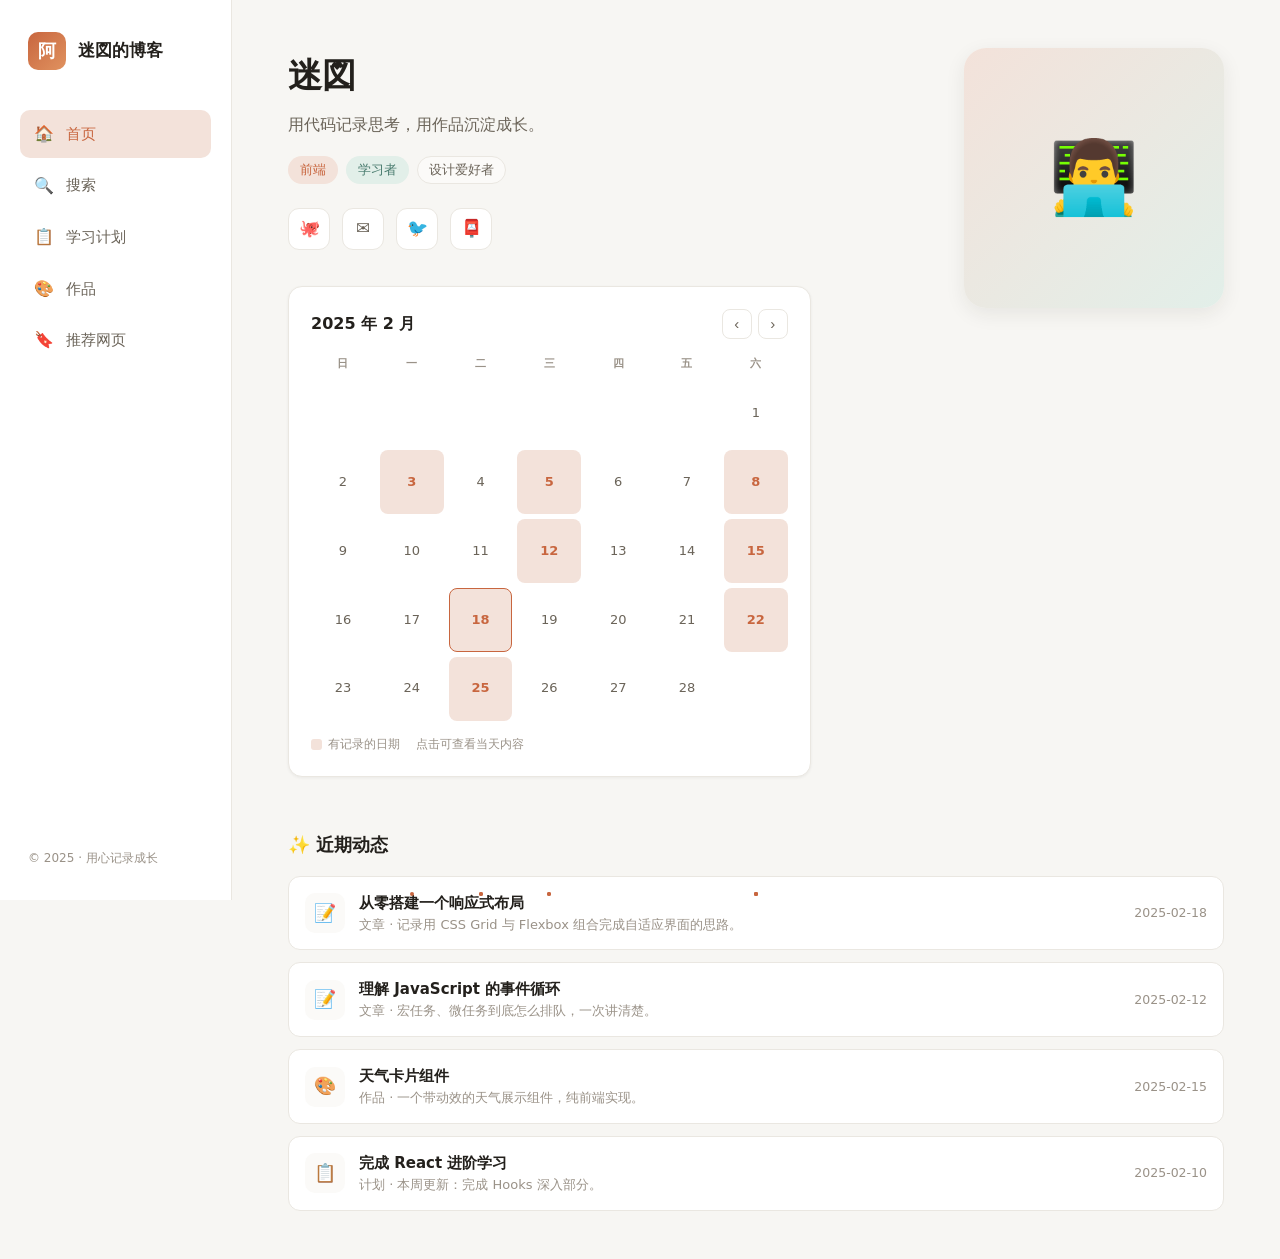
<file: index.html>
<html lang="zh-CN">
<head>
  <meta charset="UTF-8" />
  <meta name="viewport" content="width=device-width, initial-scale=1.0" />
  <title>迷図的博客 · 首页</title>
  <link rel="stylesheet" href="css/style.css" />
</head>
<body>
  <main class="main">
    <div class="home-grid">
      <!-- 左侧：个人信息 -->
      <section class="profile-left">
        <h1 class="profile-name">迷図</h1>
        <p class="profile-bio">用代码记录思考，用作品沉淀成长。</p>
        <div class="profile-tags">
          <span class="tag accent">前端</span>
          <span class="tag green">学习者</span>
          <span class="tag">设计爱好者</span>
        </div>
        <div class="socials">
          <a href="#" title="GitHub">🐙</a>
          <a href="#" title="邮箱">✉️</a>
          <a href="#" title="Twitter">🐦</a>
          <a href="#" title="微博">📮</a>
        </div>

        <!-- 日历 -->
        <div class="calendar">
          <div class="cal-head">
            <h3 id="calTitle">2025 年 2 月</h3>
            <div class="nav-btns">
              <button id="calPrev">‹</button>
              <button id="calNext">›</button>
            </div>
          </div>
          <div class="cal-grid" id="calGrid"></div>
          <div class="cal-legend">
            <span><i></i> 有记录的日期</span>
            <span>点击可查看当天内容</span>
          </div>
        </div>
      </section>

      <!-- 右侧：头像 -->
      <section class="avatar-box">
        <div class="avatar">👨‍💻</div>
      </section>
    </div>

    <!-- 近期动态 -->
    <section style="margin-top: 20px;">
      <h2 class="section-title">✨ 近期动态</h2>
      <div class="feed" id="feed"></div>
    </section>
  </main>

  <script src="js/data.js"></script>
  <script src="js/app.js"></script>
  <script>
    // 首页专属初始化
    document.addEventListener("DOMContentLoaded", function () {
      renderFeed(document.getElementById("feed"), FEED_ITEMS);
      renderCalendar(
        document.getElementById("calGrid"),
        document.getElementById("calTitle"),
        RECORD_DAYS,
        { y: 2025, m: 1, d: 18 }
      );
    });
  </script>
</body>
</html>
</file>
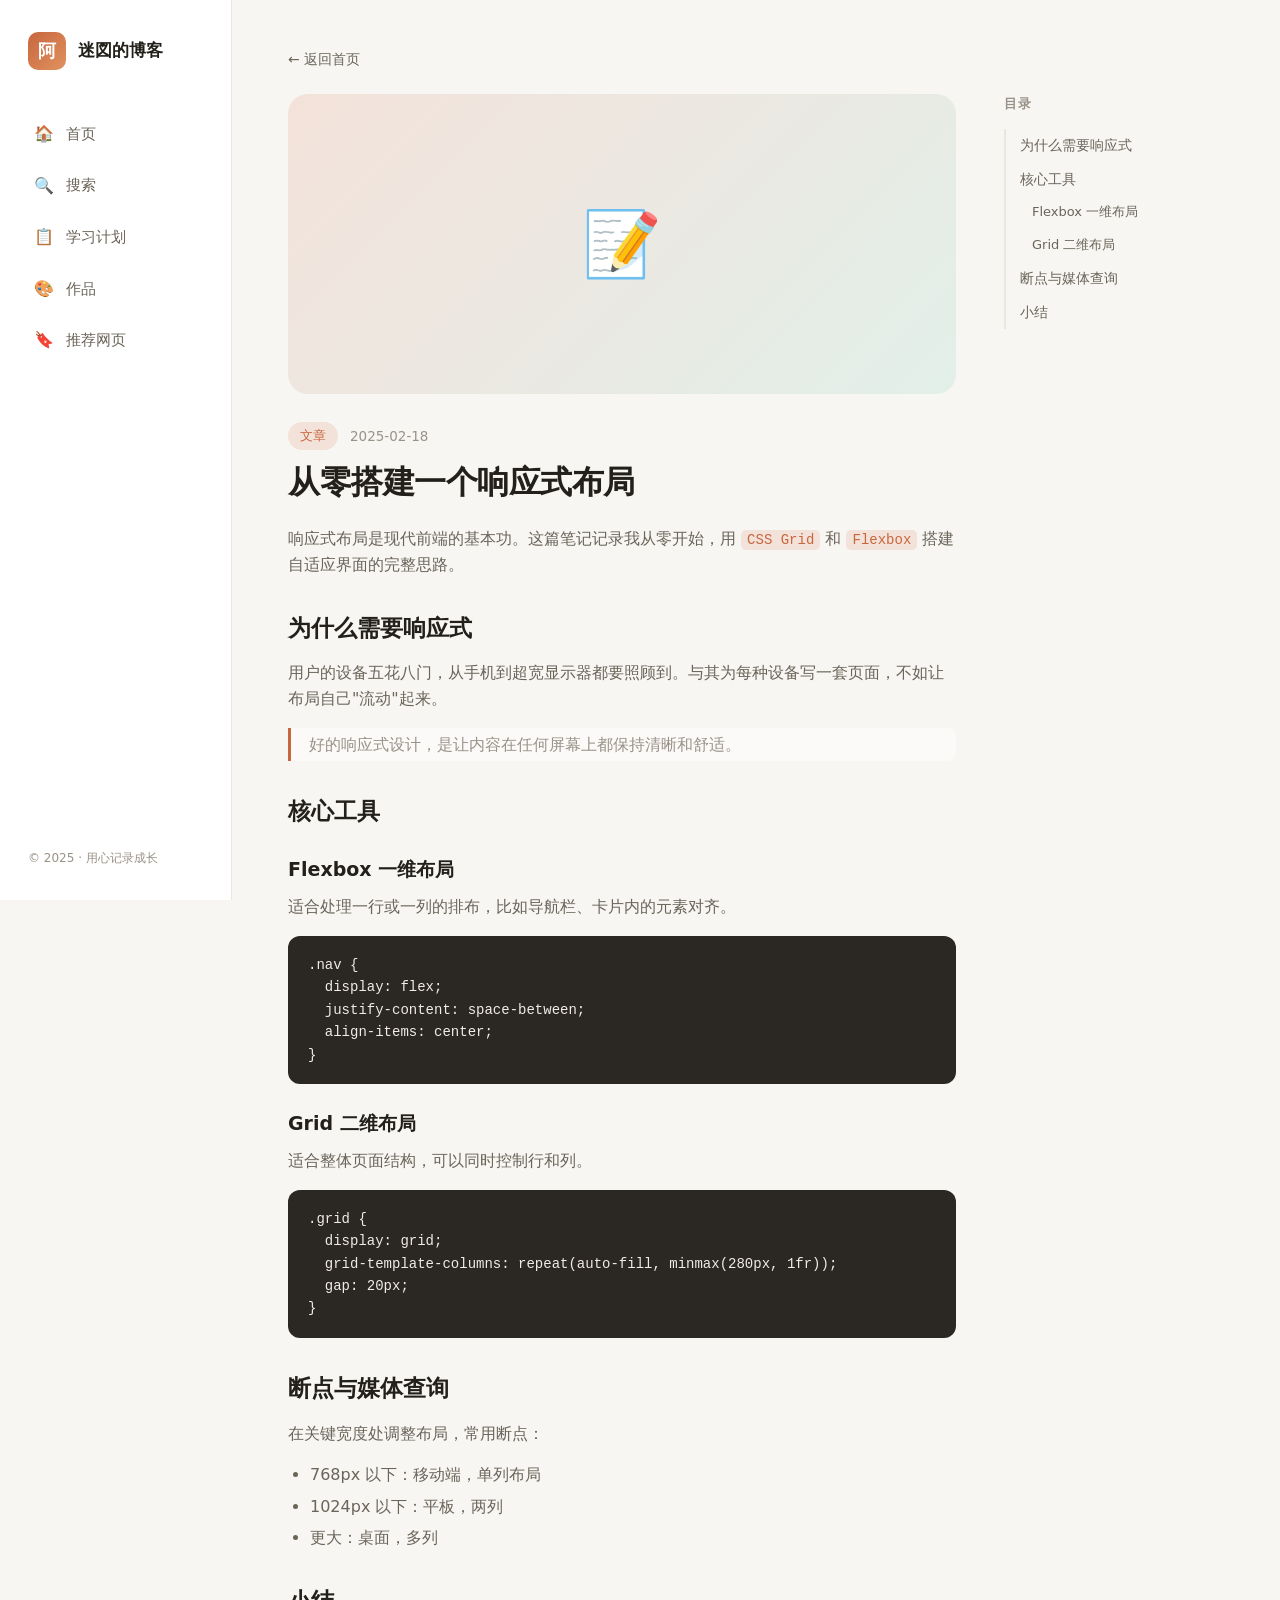
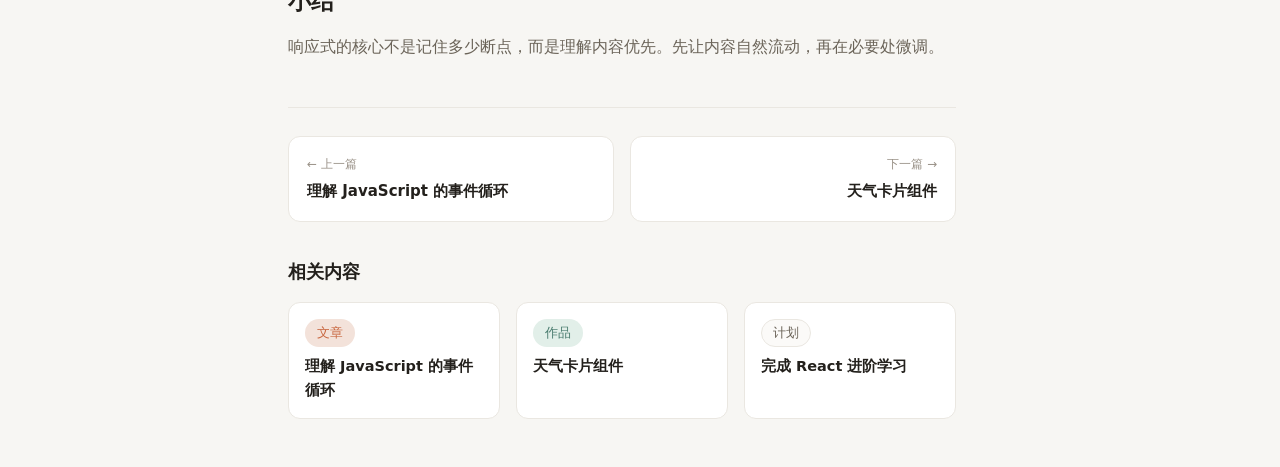
<file: detail.html>
<html lang="zh-CN">
<head>
  <meta charset="UTF-8" />
  <meta name="viewport" content="width=device-width, initial-scale=1.0" />
  <title>详情 · 迷図的博客</title>
  <link rel="stylesheet" href="css/style.css" />
</head>
<body>
  <main class="main">
    <a class="detail-back" id="backLink" href="index.html">← 返回</a>

    <div class="detail-layout">
      <article>
        <div class="detail-cover" id="cover">📄</div>
        <header class="detail-head">
          <div class="meta">
            <span class="tag" id="typeTag">文章</span>
            <span id="dateMeta">2025-02-18</span>
          </div>
          <h1 id="title">加载中…</h1>
        </header>

        <div class="article-body" id="body"></div>

        <!-- 底部导航 -->
        <footer class="detail-footer">
          <div class="prev-next">
            <a class="pn-card prev" href="detail.html?type=article&id=p2">
              <span>← 上一篇</span>
              <h4>理解 JavaScript 的事件循环</h4>
            </a>
            <a class="pn-card next" href="detail.html?type=work&id=w1">
              <span>下一篇 →</span>
              <h4>天气卡片组件</h4>
            </a>
          </div>

          <div class="related">
            <h3>相关内容</h3>
            <div class="related-list">
              <a class="related-card" href="detail.html?type=article&id=p2">
                <span class="tag accent">文章</span>
                <h4>理解 JavaScript 的事件循环</h4>
              </a>
              <a class="related-card" href="detail.html?type=work&id=w1">
                <span class="tag green">作品</span>
                <h4>天气卡片组件</h4>
              </a>
              <a class="related-card" href="detail.html?type=plan&id=pl1">
                <span class="tag">计划</span>
                <h4>完成 React 进阶学习</h4>
              </a>
            </div>
          </div>
        </footer>
      </article>

      <!-- 侧边目录 -->
      <aside class="toc" id="toc">
        <h4>目录</h4>
        <ul id="tocList"></ul>
      </aside>
    </div>
  </main>

  <script src="js/data.js"></script>
  <script src="js/app.js"></script>
  <script>
    document.addEventListener("DOMContentLoaded", function () {
      renderDetail(DETAIL_CONTENTS);
    });
  </script>
</body>
</html>
</file>
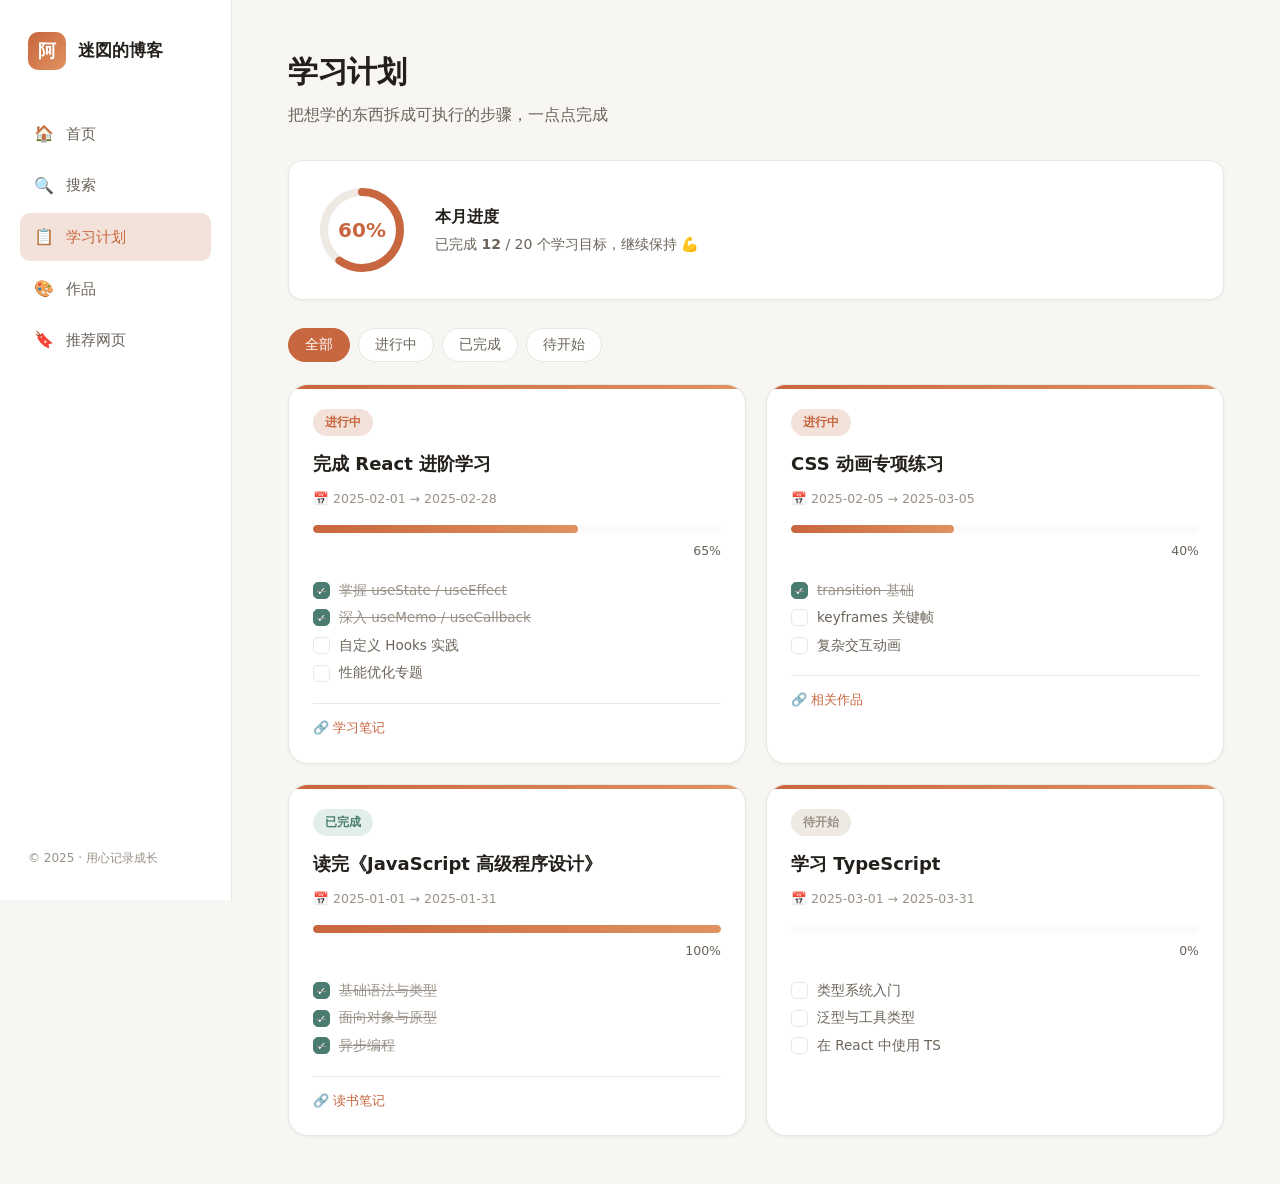
<file: plans.html>
<html lang="zh-CN">
<head>
  <meta charset="UTF-8" />
  <meta name="viewport" content="width=device-width, initial-scale=1.0" />
  <title>学习计划 · 迷図的博客</title>
  <link rel="stylesheet" href="css/style.css" />
</head>
<body>
  <main class="main">
    <div class="page-head">
      <h1>学习计划</h1>
      <p>把想学的东西拆成可执行的步骤，一点点完成</p>
    </div>

    <!-- 整体进度概览 -->
    <div class="progress-overview">
      <div class="progress-ring">
        <svg width="90" height="90">
          <circle cx="45" cy="45" r="38" fill="none" stroke="#eee9e2" stroke-width="8" />
          <circle id="ringFill" cx="45" cy="45" r="38" fill="none" stroke="#c8663f" stroke-width="8"
            stroke-linecap="round" stroke-dasharray="238.76" stroke-dashoffset="238.76" />
        </svg>
        <span class="val" id="ringVal">0%</span>
      </div>
      <div class="txt">
        <h3>本月进度</h3>
        <p>已完成 <strong id="doneCount">12</strong> / <span id="totalCount">20</span> 个学习目标，继续保持 💪</p>
      </div>
    </div>

    <!-- 筛选按钮 -->
    <div class="plan-filters" id="planFilters">
      <button class="active" data-status="all">全部</button>
      <button data-status="doing">进行中</button>
      <button data-status="done">已完成</button>
      <button data-status="todo">待开始</button>
    </div>

    <!-- 计划卡片网格 -->
    <div class="plan-grid" id="planGrid"></div>
  </main>

  <script src="js/data.js"></script>
  <script src="js/app.js"></script>
  <script>
    document.addEventListener("DOMContentLoaded", function () {
      const grid = document.getElementById("planGrid");

      // 初始渲染
      renderPlans(grid, PLANS, "all");
      animateProgressRing(12, 20);

      // 筛选切换
      document.getElementById("planFilters").addEventListener("click", function (e) {
        if (e.target.tagName !== "BUTTON") return;
        this.querySelectorAll("button").forEach((b) => b.classList.remove("active"));
        e.target.classList.add("active");
        renderPlans(grid, PLANS, e.target.dataset.status);
      });
    });
  </script>
</body>
</html>
</file>
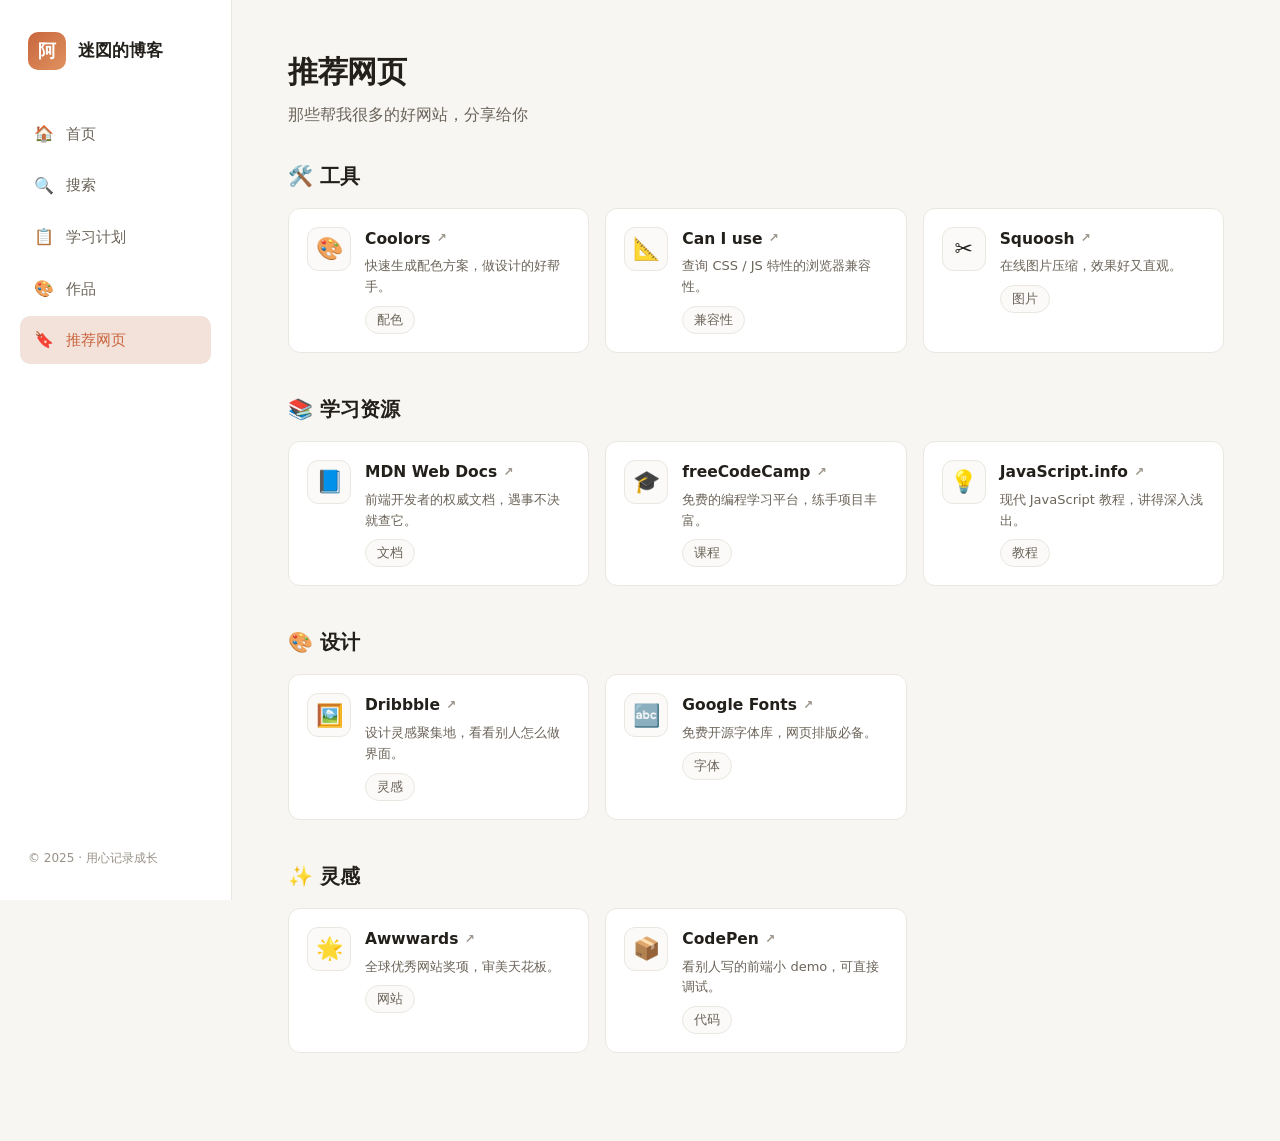
<file: recommendations.html>
<html lang="zh-CN">
<head>
  <meta charset="UTF-8" />
  <meta name="viewport" content="width=device-width, initial-scale=1.0" />
  <title>推荐网页 · 迷図的博客</title>
  <link rel="stylesheet" href="css/style.css" />
</head>
<body>
  <main class="main">
    <div class="page-head">
      <h1>推荐网页</h1>
      <p>那些帮我很多的好网站，分享给你</p>
    </div>

    <!-- 推荐内容容器 -->
    <div id="recContainer"></div>
  </main>

  <script src="js/data.js"></script>
  <script src="js/app.js"></script>
  <script>
    document.addEventListener("DOMContentLoaded", function () {
      renderRecommendations(document.getElementById("recContainer"), RECOMMENDATIONS);
    });
  </script>
</body>
</html>
</file>
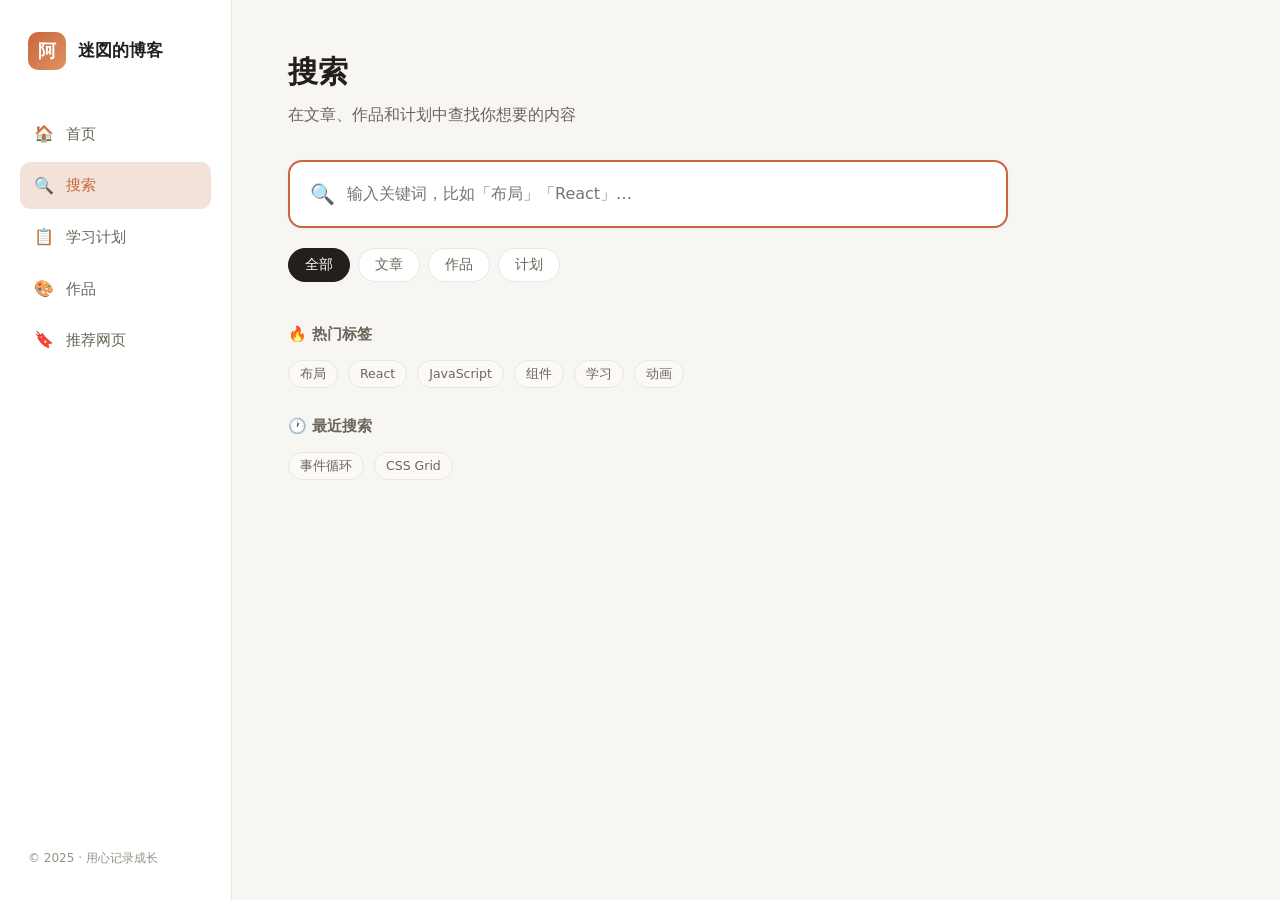
<file: search.html>
<html lang="zh-CN">
<head>
  <meta charset="UTF-8" />
  <meta name="viewport" content="width=device-width, initial-scale=1.0" />
  <title>搜索 · 迷図的博客</title>
  <link rel="stylesheet" href="css/style.css" />
</head>
<body>
  <main class="main">
    <div class="page-head">
      <h1>搜索</h1>
      <p>在文章、作品和计划中查找你想要的内容</p>
    </div>

    <div class="search-wrap">
      <!-- 搜索框 -->
      <div class="search-box">
        <span class="ico">🔍</span>
        <input type="text" id="searchInput" placeholder="输入关键词，比如「布局」「React」…" autocomplete="off" />
      </div>

      <!-- 类型筛选 -->
      <div class="filter-tabs" id="filterTabs">
        <button class="active" data-scope="all">全部</button>
        <button data-scope="article">文章</button>
        <button data-scope="work">作品</button>
        <button data-scope="plan">计划</button>
      </div>

      <!-- 空状态：热门标签 + 最近搜索 -->
      <div class="search-empty" id="emptyState">
        <h3>🔥 热门标签</h3>
        <div class="hot-tags">
          <span class="tag">布局</span>
          <span class="tag">React</span>
          <span class="tag">JavaScript</span>
          <span class="tag">组件</span>
          <span class="tag">学习</span>
          <span class="tag">动画</span>
        </div>
        <h3 style="margin-top: 26px;">🕐 最近搜索</h3>
        <div class="hot-tags">
          <span class="tag">事件循环</span>
          <span class="tag">CSS Grid</span>
        </div>
      </div>

      <!-- 结果列表 -->
      <div class="results" id="results"></div>
    </div>
  </main>

  <script src="js/data.js"></script>
  <script src="js/app.js"></script>
  <script>
    document.addEventListener("DOMContentLoaded", function () {
      const input = document.getElementById("searchInput");
      const results = document.getElementById("results");
      const empty = document.getElementById("emptyState");
      const tabs = document.getElementById("filterTabs");

      renderSearch(input, results, empty, tabs, SEARCH_DATA);
      setupHotTags(input);
    });
  </script>
</body>
</html>
</file>
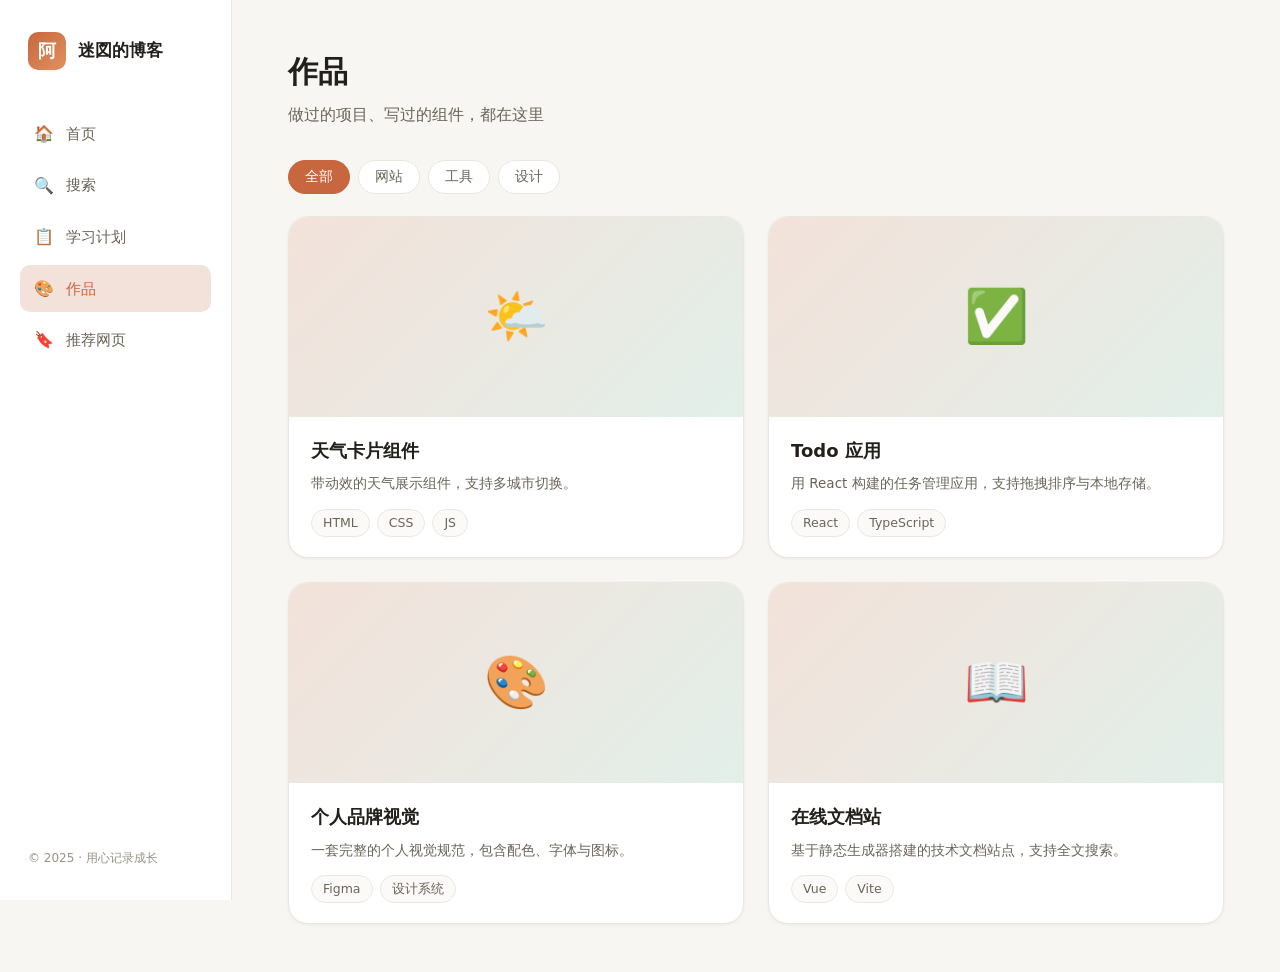
<file: works.html>
<html lang="zh-CN">
<head>
  <meta charset="UTF-8" />
  <meta name="viewport" content="width=device-width, initial-scale=1.0" />
  <title>作品 · 迷図的博客</title>
  <link rel="stylesheet" href="css/style.css" />
</head>
<body>
  <main class="main">
    <div class="page-head">
      <h1>作品</h1>
      <p>做过的项目、写过的组件，都在这里</p>
    </div>

    <!-- 分类筛选 -->
    <div class="plan-filters" id="workFilters">
      <button class="active" data-cat="all">全部</button>
      <button data-cat="website">网站</button>
      <button data-cat="tool">工具</button>
      <button data-cat="design">设计</button>
    </div>

    <!-- 作品网格 -->
    <div class="work-grid" id="workGrid"></div>
  </main>

  <script src="js/data.js"></script>
  <script src="js/app.js"></script>
  <script>
    document.addEventListener("DOMContentLoaded", function () {
      const grid = document.getElementById("workGrid");

      renderWorks(grid, WORKS, "all");

      document.getElementById("workFilters").addEventListener("click", function (e) {
        if (e.target.tagName !== "BUTTON") return;
        this.querySelectorAll("button").forEach((b) => b.classList.remove("active"));
        e.target.classList.add("active");
        renderWorks(grid, WORKS, e.target.dataset.cat);
      });
    });
  </script>
</body>
</html>
</file>
<file: css/style.css>
/* ============================================
   个人博客 · 全局样式表
   设计理念：温暖、干净、内容优先
   ============================================ */

/* ---------- 变量 ---------- */
:root {
  --bg: #f7f6f3;
  --surface: #ffffff;
  --surface-2: #fbfaf8;
  --text: #23201c;
  --text-soft: #6b6459;
  --text-mute: #9a9288;
  --border: #eae7e1;
  --accent: #c8663f;
  --accent-soft: #f3e2da;
  --accent-2: #4a7c6f;
  --shadow-sm: 0 1px 3px rgba(35, 32, 28, 0.06);
  --shadow-md: 0 6px 20px rgba(35, 32, 28, 0.08);
  --shadow-lg: 0 16px 40px rgba(35, 32, 28, 0.12);
  --radius: 14px;
  --radius-lg: 20px;
  --nav-w: 232px;
  --font: "Segoe UI", "PingFang SC", "Microsoft YaHei", system-ui, -apple-system, sans-serif;
}

/* ---------- 重置 ---------- */
*,
*::before,
*::after {
  margin: 0;
  padding: 0;
  box-sizing: border-box;
}

html {
  scroll-behavior: smooth;
}

body {
  font-family: var(--font);
  background: var(--bg);
  color: var(--text);
  line-height: 1.6;
  -webkit-font-smoothing: antialiased;
}

a {
  color: inherit;
  text-decoration: none;
}

/* ---------- 侧边导航 ---------- */
.sidebar {
  position: fixed;
  top: 0;
  left: 0;
  width: var(--nav-w);
  height: 100vh;
  background: var(--surface);
  border-right: 1px solid var(--border);
  padding: 32px 20px;
  display: flex;
  flex-direction: column;
  z-index: 100;
}

.sidebar .brand {
  display: flex;
  align-items: center;
  gap: 12px;
  margin-bottom: 40px;
  padding: 0 8px;
}

.sidebar .brand .logo {
  width: 38px;
  height: 38px;
  border-radius: 10px;
  background: linear-gradient(135deg, var(--accent), #e0925f);
  display: grid;
  place-items: center;
  color: #fff;
  font-weight: 700;
  font-size: 18px;
}

.sidebar .brand .name {
  font-weight: 700;
  font-size: 17px;
}

.nav-list {
  list-style: none;
  display: flex;
  flex-direction: column;
  gap: 4px;
}

.nav-list a {
  display: flex;
  align-items: center;
  gap: 12px;
  padding: 11px 14px;
  border-radius: 10px;
  color: var(--text-soft);
  font-size: 15px;
  font-weight: 500;
  transition: all 0.18s ease;
}

.nav-list a:hover {
  background: var(--surface-2);
  color: var(--text);
}

.nav-list a.active {
  background: var(--accent-soft);
  color: var(--accent);
}

.nav-list a .ico {
  width: 20px;
  text-align: center;
  font-size: 16px;
}

.sidebar .foot {
  margin-top: auto;
  padding: 14px 8px 0;
  color: var(--text-mute);
  font-size: 12px;
}

/* ---------- 主内容区 ---------- */
.main {
  margin-left: var(--nav-w);
  min-height: 100vh;
  padding: 48px 56px;
  max-width: 1180px;
}

.page-head {
  margin-bottom: 32px;
}

.page-head h1 {
  font-size: 30px;
  font-weight: 700;
  letter-spacing: -0.5px;
}

.page-head p {
  color: var(--text-soft);
  margin-top: 6px;
}

/* ---------- 通用组件 ---------- */
.tag {
  display: inline-block;
  padding: 3px 11px;
  border-radius: 20px;
  background: var(--surface-2);
  border: 1px solid var(--border);
  color: var(--text-soft);
  font-size: 12.5px;
  font-weight: 500;
}

.tag.accent {
  background: var(--accent-soft);
  border-color: transparent;
  color: var(--accent);
}

.tag.green {
  background: #e2efe9;
  border-color: transparent;
  color: var(--accent-2);
}

.btn {
  display: inline-flex;
  align-items: center;
  gap: 7px;
  padding: 9px 18px;
  border-radius: 10px;
  background: var(--accent);
  color: #fff;
  font-size: 14px;
  font-weight: 600;
  border: none;
  cursor: pointer;
  transition: filter 0.18s;
}

.btn:hover {
  filter: brightness(1.06);
}

.btn.ghost {
  background: transparent;
  color: var(--text-soft);
  border: 1px solid var(--border);
}

.btn.ghost:hover {
  background: var(--surface-2);
}

.card {
  background: var(--surface);
  border: 1px solid var(--border);
  border-radius: var(--radius);
  box-shadow: var(--shadow-sm);
  transition: transform 0.2s ease, box-shadow 0.2s ease;
}

/* ---------- 首页 ---------- */
.home-grid {
  display: grid;
  grid-template-columns: 1.4fr 1fr;
  gap: 40px;
  align-items: start;
}

.profile-name {
  font-size: 34px;
  font-weight: 800;
  letter-spacing: -0.5px;
}

.profile-bio {
  color: var(--text-soft);
  font-size: 16px;
  margin: 10px 0 18px;
}

.profile-tags {
  display: flex;
  gap: 8px;
  flex-wrap: wrap;
  margin-bottom: 24px;
}

.socials {
  display: flex;
  gap: 12px;
  margin-bottom: 36px;
}

.socials a {
  width: 42px;
  height: 42px;
  border-radius: 11px;
  border: 1px solid var(--border);
  display: grid;
  place-items: center;
  font-size: 17px;
  color: var(--text-soft);
  background: var(--surface);
  transition: all 0.18s;
}

.socials a:hover {
  color: var(--accent);
  border-color: var(--accent);
  transform: translateY(-2px);
}

.avatar-box {
  display: flex;
  justify-content: flex-end;
}

.avatar {
  width: 260px;
  height: 260px;
  border-radius: 22px;
  object-fit: cover;
  background: linear-gradient(135deg, var(--accent-soft), #e2efe9);
  box-shadow: var(--shadow-md);
  display: grid;
  place-items: center;
  font-size: 72px;
}

/* 日历 */
.calendar {
  background: var(--surface);
  border: 1px solid var(--border);
  border-radius: var(--radius);
  padding: 22px;
  box-shadow: var(--shadow-sm);
  margin-bottom: 34px;
}

.cal-head {
  display: flex;
  align-items: center;
  justify-content: space-between;
  margin-bottom: 16px;
}

.cal-head h3 {
  font-size: 16px;
  font-weight: 700;
}

.cal-head .nav-btns {
  display: flex;
  gap: 6px;
}

.cal-head button {
  width: 30px;
  height: 30px;
  border-radius: 8px;
  border: 1px solid var(--border);
  background: var(--surface);
  cursor: pointer;
  color: var(--text-soft);
  font-size: 15px;
}

.cal-head button:hover {
  background: var(--surface-2);
}

.cal-grid {
  display: grid;
  grid-template-columns: repeat(7, 1fr);
  gap: 5px;
}

.cal-grid .dow {
  text-align: center;
  font-size: 11px;
  color: var(--text-mute);
  font-weight: 600;
  padding-bottom: 4px;
}

.cal-day {
  aspect-ratio: 1;
  display: grid;
  place-items: center;
  border-radius: 8px;
  font-size: 13px;
  color: var(--text-soft);
  cursor: default;
}

.cal-day.empty {
  visibility: hidden;
}

.cal-day.today {
  border: 1.5px solid var(--accent);
  font-weight: 700;
}

.cal-day.has-record {
  background: var(--accent-soft);
  color: var(--accent);
  font-weight: 600;
  cursor: pointer;
}

.cal-day.has-record:hover {
  background: var(--accent);
  color: #fff;
}

.cal-day.has-record::after {
  content: "";
  position: absolute;
  bottom: 4px;
  width: 4px;
  height: 4px;
  border-radius: 50%;
  background: var(--accent);
}

.cal-day.has-record:hover::after {
  background: #fff;
}

.cal-legend {
  display: flex;
  gap: 16px;
  margin-top: 14px;
  font-size: 12px;
  color: var(--text-mute);
}

.cal-legend span {
  display: flex;
  align-items: center;
  gap: 6px;
}

.cal-legend i {
  width: 11px;
  height: 11px;
  border-radius: 3px;
  background: var(--accent-soft);
  display: inline-block;
}

/* 近期动态 */
.section-title {
  font-size: 18px;
  font-weight: 700;
  margin-bottom: 16px;
  display: flex;
  align-items: center;
  gap: 8px;
}

.feed {
  display: flex;
  flex-direction: column;
  gap: 12px;
}

.feed-item {
  display: flex;
  gap: 14px;
  align-items: center;
  padding: 14px 16px;
  background: var(--surface);
  border: 1px solid var(--border);
  border-radius: 12px;
  transition: all 0.18s;
}

.feed-item:hover {
  border-color: var(--accent);
  transform: translateX(3px);
  box-shadow: var(--shadow-sm);
}

.feed-item .kind {
  width: 40px;
  height: 40px;
  flex-shrink: 0;
  border-radius: 10px;
  display: grid;
  place-items: center;
  font-size: 18px;
  background: var(--surface-2);
}

.feed-item .txt {
  flex: 1;
  min-width: 0;
}

.feed-item .txt h4 {
  font-size: 15px;
  font-weight: 600;
}

.feed-item .txt p {
  font-size: 13px;
  color: var(--text-mute);
}

.feed-item .date {
  font-size: 12.5px;
  color: var(--text-mute);
  white-space: nowrap;
}

/* ---------- 搜索页 ---------- */
.search-wrap {
  max-width: 720px;
}

.search-box {
  display: flex;
  align-items: center;
  gap: 12px;
  padding: 16px 20px;
  background: var(--surface);
  border: 2px solid var(--border);
  border-radius: 14px;
  box-shadow: var(--shadow-sm);
  transition: border-color 0.18s;
}

.search-box:focus-within {
  border-color: var(--accent);
}

.search-box .ico {
  font-size: 20px;
  color: var(--text-mute);
}

.search-box input {
  flex: 1;
  border: none;
  outline: none;
  background: transparent;
  font-size: 16px;
  color: var(--text);
  font-family: inherit;
}

.filter-tabs {
  display: flex;
  gap: 8px;
  margin: 20px 0 8px;
}

.filter-tabs button {
  padding: 7px 16px;
  border-radius: 20px;
  border: 1px solid var(--border);
  background: var(--surface);
  cursor: pointer;
  font-size: 13.5px;
  color: var(--text-soft);
  font-weight: 500;
  transition: all 0.18s;
}

.filter-tabs button.active {
  background: var(--text);
  color: #fff;
  border-color: var(--text);
}

.search-empty {
  margin-top: 40px;
}

.search-empty h3 {
  font-size: 15px;
  color: var(--text-soft);
  margin-bottom: 14px;
}

.hot-tags {
  display: flex;
  flex-wrap: wrap;
  gap: 10px;
}

.hot-tags .tag {
  cursor: pointer;
}

.hot-tags .tag:hover {
  border-color: var(--accent);
  color: var(--accent);
}

.results {
  margin-top: 24px;
  display: flex;
  flex-direction: column;
  gap: 14px;
}

.result-item {
  padding: 18px 20px;
  background: var(--surface);
  border: 1px solid var(--border);
  border-radius: 12px;
  transition: all 0.18s;
}

.result-item:hover {
  border-color: var(--accent);
  box-shadow: var(--shadow-sm);
}

.result-item .meta {
  display: flex;
  align-items: center;
  gap: 10px;
  margin-bottom: 6px;
}

.result-item h3 {
  font-size: 17px;
  font-weight: 600;
}

.result-item h3 mark {
  background: var(--accent-soft);
  color: var(--accent);
  padding: 0 2px;
  border-radius: 3px;
}

.result-item p {
  font-size: 14px;
  color: var(--text-soft);
  margin-top: 4px;
}

.result-item p mark {
  background: #fdf1ba;
  color: inherit;
  padding: 0 2px;
}

.result-item .date {
  font-size: 12.5px;
  color: var(--text-mute);
}

/* ---------- 学习计划页 ---------- */
.progress-overview {
  display: flex;
  align-items: center;
  gap: 28px;
  padding: 24px 28px;
  background: var(--surface);
  border: 1px solid var(--border);
  border-radius: var(--radius);
  box-shadow: var(--shadow-sm);
  margin-bottom: 28px;
}

.progress-ring {
  position: relative;
  width: 90px;
  height: 90px;
  flex-shrink: 0;
}

.progress-ring svg {
  transform: rotate(-90deg);
}

.progress-ring .val {
  position: absolute;
  inset: 0;
  display: grid;
  place-items: center;
  font-size: 20px;
  font-weight: 800;
  color: var(--accent);
}

.progress-overview .txt h3 {
  font-size: 16px;
}

.progress-overview .txt p {
  color: var(--text-soft);
  font-size: 14px;
  margin-top: 4px;
}

.plan-filters {
  display: flex;
  gap: 8px;
  margin-bottom: 22px;
}

.plan-filters button {
  padding: 7px 16px;
  border-radius: 20px;
  border: 1px solid var(--border);
  background: var(--surface);
  cursor: pointer;
  font-size: 13.5px;
  color: var(--text-soft);
  font-weight: 500;
}

.plan-filters button.active {
  background: var(--accent);
  color: #fff;
  border-color: var(--accent);
}

.plan-grid {
  display: grid;
  grid-template-columns: repeat(2, 1fr);
  gap: 20px;
}

.plan-card {
  position: relative;
  padding: 24px;
  background: var(--surface);
  border: 1px solid var(--border);
  border-radius: var(--radius-lg);
  box-shadow: var(--shadow-sm);
  overflow: hidden;
  transition: transform 0.22s ease, box-shadow 0.22s ease;
}

.plan-card::before {
  content: "";
  position: absolute;
  top: 0;
  left: 0;
  right: 0;
  height: 4px;
  background: linear-gradient(90deg, var(--accent), #e0925f);
}

.plan-card:hover {
  transform: translateY(-4px);
  box-shadow: var(--shadow-lg);
}

.plan-card .status-row {
  display: flex;
  justify-content: space-between;
  align-items: center;
  margin-bottom: 14px;
}

.plan-card h3 {
  font-size: 18px;
  font-weight: 700;
  margin-bottom: 10px;
}

.plan-card .dates {
  font-size: 12.5px;
  color: var(--text-mute);
  margin-bottom: 16px;
  display: flex;
  align-items: center;
  gap: 6px;
}

.plan-status {
  font-size: 12px;
  font-weight: 600;
  padding: 4px 12px;
  border-radius: 20px;
}

.plan-status.doing {
  background: var(--accent-soft);
  color: var(--accent);
}

.plan-status.done {
  background: #e2efe9;
  color: var(--accent-2);
}

.plan-status.todo {
  background: #eee9e2;
  color: var(--text-mute);
}

.plan-bar {
  height: 8px;
  border-radius: 6px;
  background: var(--surface-2);
  overflow: hidden;
  margin-bottom: 8px;
}

.plan-bar i {
  display: block;
  height: 100%;
  border-radius: 6px;
  background: linear-gradient(90deg, var(--accent), #e0925f);
}

.plan-pct {
  font-size: 12.5px;
  color: var(--text-soft);
  text-align: right;
  margin-bottom: 16px;
}

.checklist {
  list-style: none;
  margin-bottom: 16px;
}

.checklist li {
  display: flex;
  align-items: center;
  gap: 9px;
  font-size: 13.5px;
  color: var(--text-soft);
  padding: 3px 0;
}

.checklist li .box {
  width: 17px;
  height: 17px;
  border-radius: 5px;
  border: 1.5px solid var(--border);
  display: grid;
  place-items: center;
  font-size: 11px;
  flex-shrink: 0;
}

.checklist li.checked .box {
  background: var(--accent-2);
  border-color: var(--accent-2);
  color: #fff;
}

.checklist li.checked {
  color: var(--text-mute);
  text-decoration: line-through;
}

.plan-links {
  display: flex;
  gap: 14px;
  padding-top: 14px;
  border-top: 1px solid var(--border);
}

.plan-links a {
  font-size: 13px;
  color: var(--accent);
  font-weight: 500;
  display: flex;
  align-items: center;
  gap: 5px;
}

.plan-links a:hover {
  text-decoration: underline;
}

/* ---------- 作品页 ---------- */
.work-grid {
  display: grid;
  grid-template-columns: repeat(2, 1fr);
  gap: 24px;
}

.work-card {
  background: var(--surface);
  border: 1px solid var(--border);
  border-radius: var(--radius-lg);
  overflow: hidden;
  box-shadow: var(--shadow-sm);
  transition: transform 0.22s ease, box-shadow 0.22s ease;
}

.work-card:hover {
  transform: translateY(-5px);
  box-shadow: var(--shadow-lg);
}

.work-cover {
  height: 200px;
  background: linear-gradient(135deg, var(--accent-soft), #e2efe9);
  display: grid;
  place-items: center;
  font-size: 52px;
  position: relative;
}

.work-overlay {
  position: absolute;
  inset: 0;
  background: rgba(35, 32, 28, 0.78);
  display: flex;
  align-items: center;
  justify-content: center;
  gap: 14px;
  opacity: 0;
  transition: opacity 0.22s;
}

.work-card:hover .work-overlay {
  opacity: 1;
}

.work-overlay a {
  padding: 9px 18px;
  border-radius: 9px;
  font-size: 13.5px;
  font-weight: 600;
  background: #fff;
  color: var(--text);
}

.work-overlay a:hover {
  background: var(--accent);
  color: #fff;
}

.work-body {
  padding: 20px 22px;
}

.work-body h3 {
  font-size: 18px;
  font-weight: 700;
}

.work-body p {
  font-size: 13.5px;
  color: var(--text-soft);
  margin: 8px 0 14px;
}

.work-body .techs {
  display: flex;
  flex-wrap: wrap;
  gap: 7px;
}

/* ---------- 推荐网页页 ---------- */
.rec-category {
  margin-bottom: 40px;
}

.rec-category h2 {
  font-size: 20px;
  font-weight: 700;
  margin-bottom: 16px;
  display: flex;
  align-items: center;
  gap: 9px;
}

.rec-grid {
  display: grid;
  grid-template-columns: repeat(auto-fill, minmax(280px, 1fr));
  gap: 16px;
}

.rec-card {
  display: flex;
  gap: 14px;
  align-items: flex-start;
  padding: 18px;
  background: var(--surface);
  border: 1px solid var(--border);
  border-radius: 12px;
  transition: all 0.18s;
}

.rec-card:hover {
  border-color: var(--accent);
  box-shadow: var(--shadow-sm);
  transform: translateY(-2px);
}

.rec-card .fav {
  width: 44px;
  height: 44px;
  border-radius: 11px;
  flex-shrink: 0;
  display: grid;
  place-items: center;
  font-size: 22px;
  background: var(--surface-2);
  border: 1px solid var(--border);
}

.rec-card .info h4 {
  font-size: 15.5px;
  font-weight: 600;
  display: flex;
  align-items: center;
  gap: 6px;
}

.rec-card .info h4 .ext {
  font-size: 12px;
  color: var(--text-mute);
}

.rec-card .info p {
  font-size: 13px;
  color: var(--text-soft);
  margin: 5px 0 8px;
}

/* ---------- 详细页 ---------- */
.detail-layout {
  display: grid;
  grid-template-columns: 1fr 220px;
  gap: 48px;
  align-items: start;
}

.detail-back {
  display: inline-flex;
  align-items: center;
  gap: 7px;
  color: var(--text-soft);
  font-size: 14px;
  margin-bottom: 24px;
}

.detail-back:hover {
  color: var(--accent);
}

.detail-cover {
  height: 300px;
  border-radius: var(--radius-lg);
  background: linear-gradient(135deg, var(--accent-soft), #e2efe9);
  display: grid;
  place-items: center;
  font-size: 64px;
  margin-bottom: 28px;
}

.detail-head {
  margin-bottom: 24px;
}

.detail-head .meta {
  display: flex;
  align-items: center;
  gap: 12px;
  margin-bottom: 12px;
  color: var(--text-mute);
  font-size: 13.5px;
}

.detail-head h1 {
  font-size: 32px;
  font-weight: 800;
  letter-spacing: -0.5px;
  line-height: 1.25;
}

.article-body {
  font-size: 16px;
  color: var(--text);
}

.article-body h2 {
  font-size: 23px;
  font-weight: 700;
  margin: 32px 0 14px;
  scroll-margin-top: 24px;
}

.article-body h3 {
  font-size: 19px;
  font-weight: 700;
  margin: 24px 0 10px;
  scroll-margin-top: 24px;
}

.article-body p {
  margin-bottom: 16px;
  color: var(--text-soft);
}

.article-body ul,
.article-body ol {
  margin: 0 0 16px 22px;
  color: var(--text-soft);
}

.article-body li {
  margin-bottom: 6px;
}

.article-body pre {
  background: #2b2823;
  color: #f0ece4;
  padding: 18px 20px;
  border-radius: 12px;
  overflow-x: auto;
  margin-bottom: 18px;
  font-size: 14px;
  font-family: "SF Mono", Consolas, Monaco, monospace;
}

.article-body code {
  font-family: "SF Mono", Consolas, Monaco, monospace;
  font-size: 14px;
}

.article-body p code,
.article-body li code {
  background: var(--accent-soft);
  color: var(--accent);
  padding: 2px 6px;
  border-radius: 5px;
}

.article-body blockquote {
  border-left: 3px solid var(--accent);
  padding: 4px 18px;
  margin: 0 0 18px;
  color: var(--text-mute);
  background: var(--surface-2);
  border-radius: 0 8px 8px 0;
}

/* 侧边目录 */
.toc {
  position: sticky;
  top: 48px;
}

.toc h4 {
  font-size: 13px;
  text-transform: uppercase;
  letter-spacing: 1px;
  color: var(--text-mute);
  margin-bottom: 14px;
}

.toc ul {
  list-style: none;
}

.toc li a {
  display: block;
  padding: 6px 0 6px 14px;
  font-size: 13.5px;
  color: var(--text-soft);
  border-left: 2px solid var(--border);
  transition: all 0.15s;
}

.toc li a:hover,
.toc li a.active {
  color: var(--accent);
  border-color: var(--accent);
}

.toc li.sub a {
  padding-left: 26px;
  font-size: 13px;
}

/* 底部导航 */
.detail-footer {
  margin-top: 48px;
  padding-top: 28px;
  border-top: 1px solid var(--border);
}

.prev-next {
  display: grid;
  grid-template-columns: 1fr 1fr;
  gap: 16px;
  margin-bottom: 36px;
}

.pn-card {
  padding: 18px;
  border: 1px solid var(--border);
  border-radius: 12px;
  background: var(--surface);
  transition: all 0.18s;
}

.pn-card:hover {
  border-color: var(--accent);
}

.pn-card span {
  font-size: 12px;
  color: var(--text-mute);
}

.pn-card h4 {
  font-size: 15px;
  font-weight: 600;
  margin-top: 4px;
}

.pn-card.next {
  text-align: right;
}

.related h3 {
  font-size: 18px;
  font-weight: 700;
  margin-bottom: 16px;
}

.related-list {
  display: grid;
  grid-template-columns: repeat(3, 1fr);
  gap: 16px;
}

.related-card {
  padding: 16px;
  border: 1px solid var(--border);
  border-radius: 12px;
  background: var(--surface);
  transition: all 0.18s;
}

.related-card:hover {
  border-color: var(--accent);
  transform: translateY(-2px);
}

.related-card .tag {
  margin-bottom: 8px;
}

.related-card h4 {
  font-size: 14.5px;
  font-weight: 600;
}

/* ---------- 移动端 ---------- */
.menu-toggle {
  display: none;
}

@media (max-width: 1024px) {
  .home-grid {
    grid-template-columns: 1fr;
  }

  .avatar-box {
    justify-content: flex-start;
  }

  .detail-layout {
    grid-template-columns: 1fr;
  }

  .toc {
    display: none;
  }
}

@media (max-width: 768px) {
  .sidebar {
    transform: translateX(-100%);
    transition: transform 0.25s ease;
    box-shadow: var(--shadow-lg);
  }

  .sidebar.open {
    transform: translateX(0);
  }

  .main {
    margin-left: 0;
    padding: 72px 20px 40px;
  }

  .menu-toggle {
    display: grid;
    place-items: center;
    position: fixed;
    top: 16px;
    left: 16px;
    z-index: 110;
    width: 44px;
    height: 44px;
    border-radius: 11px;
    background: var(--surface);
    border: 1px solid var(--border);
    box-shadow: var(--shadow-sm);
    cursor: pointer;
    font-size: 20px;
  }

  .plan-grid,
  .work-grid,
  .related-list,
  .prev-next {
    grid-template-columns: 1fr;
  }

  .avatar {
    width: 180px;
    height: 180px;
  }

  .profile-name {
    font-size: 28px;
  }
}
</file>
